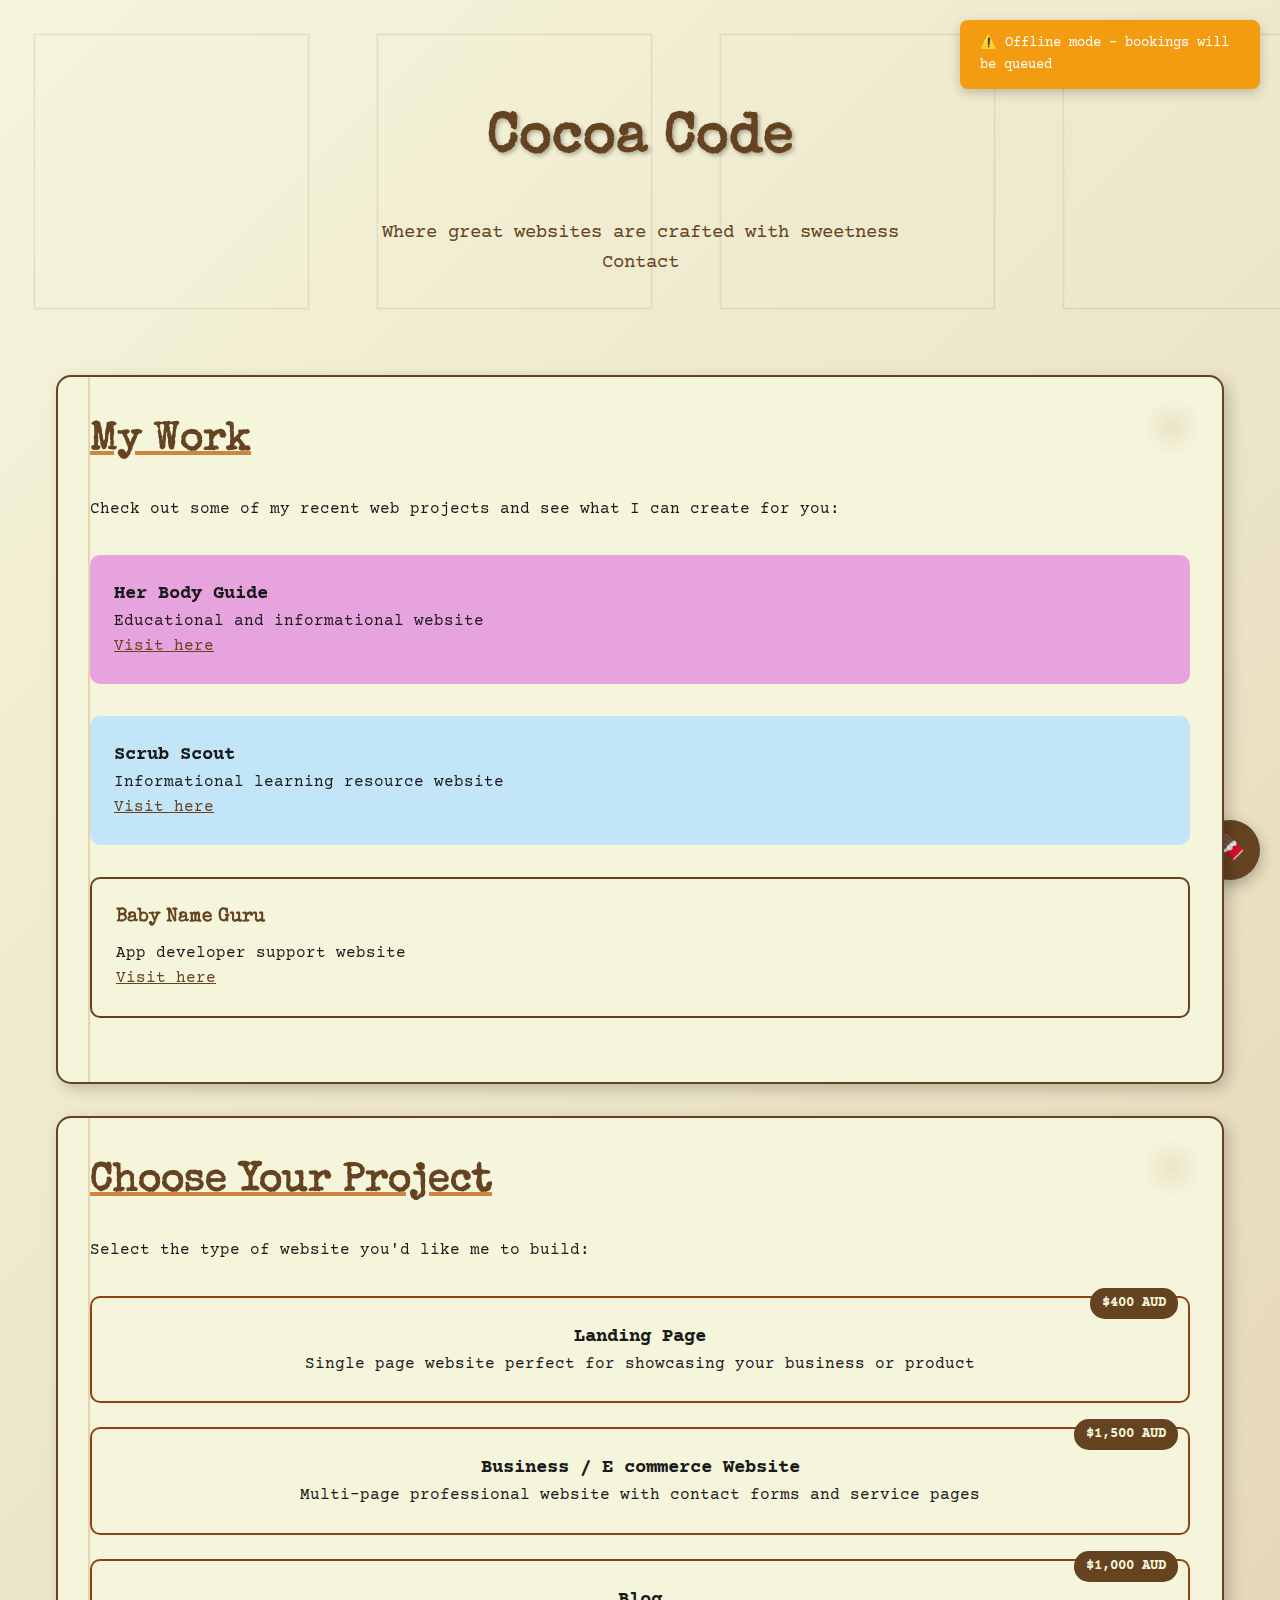
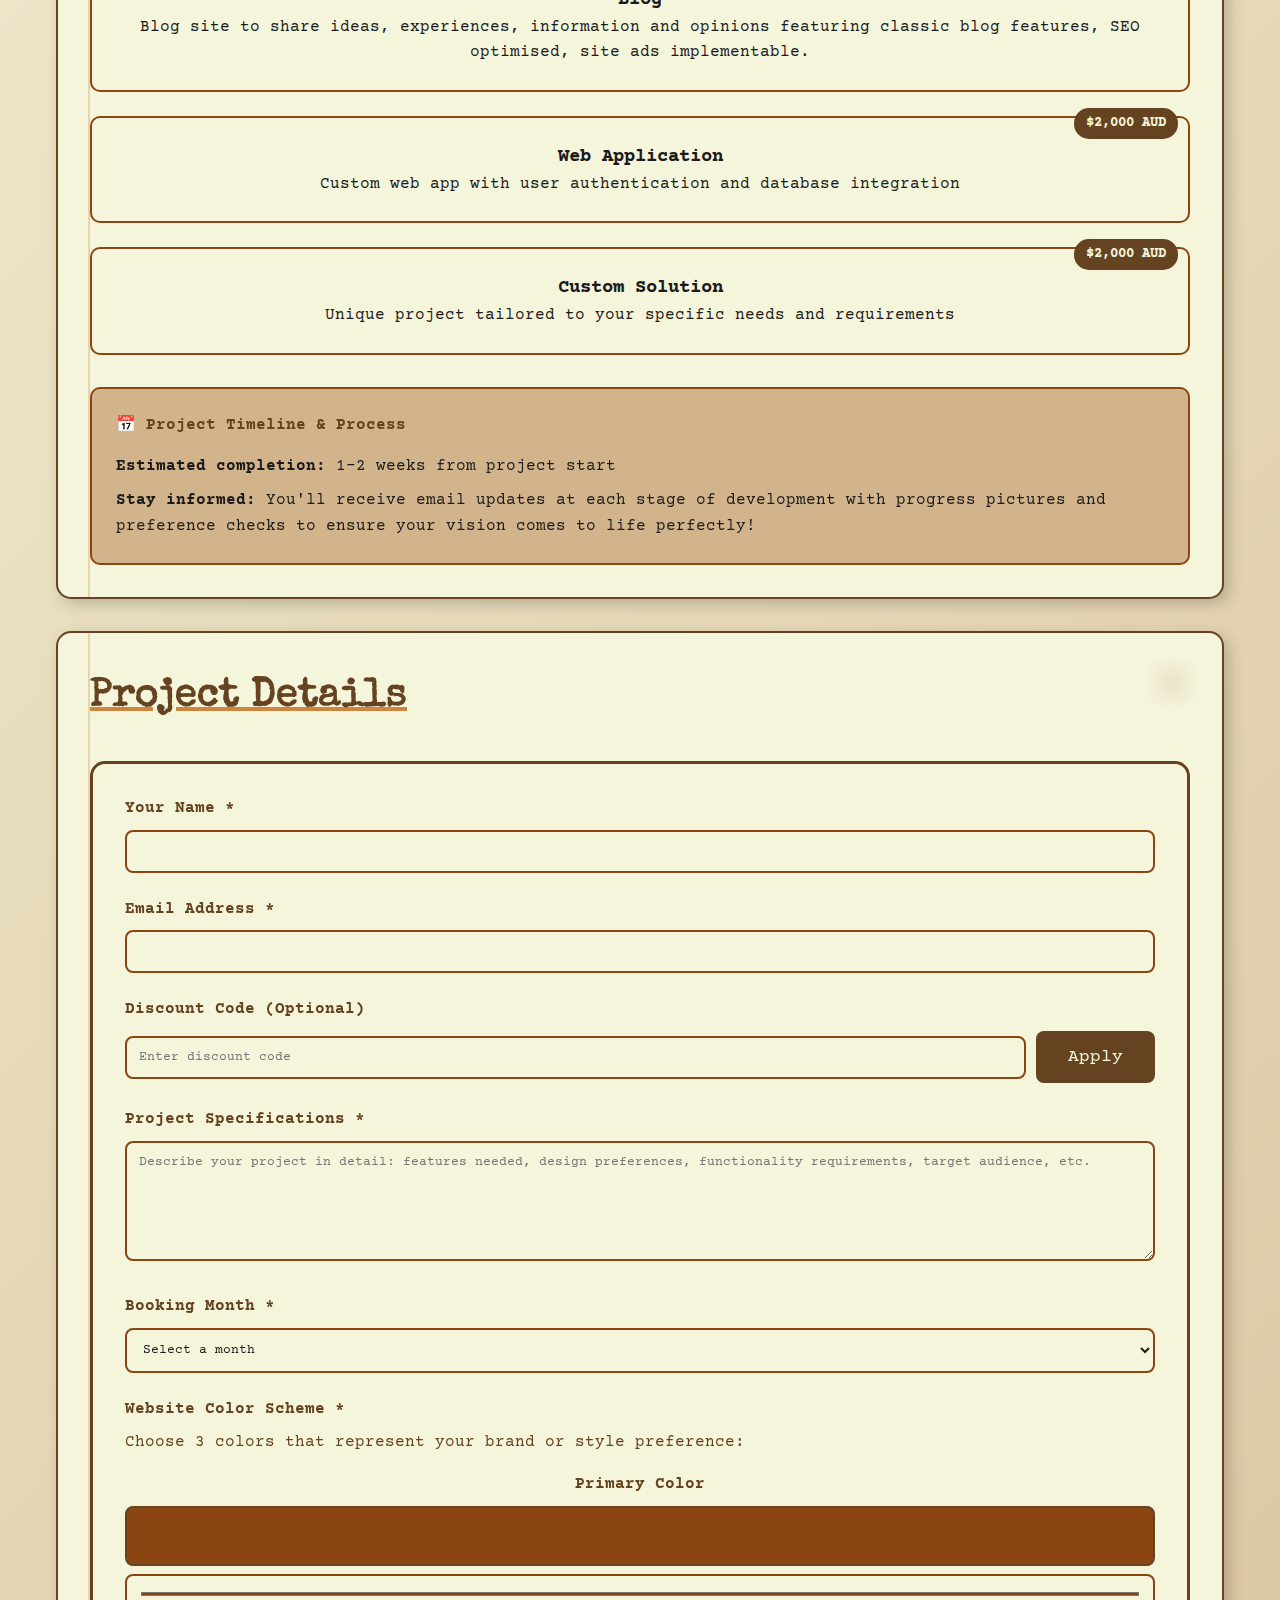
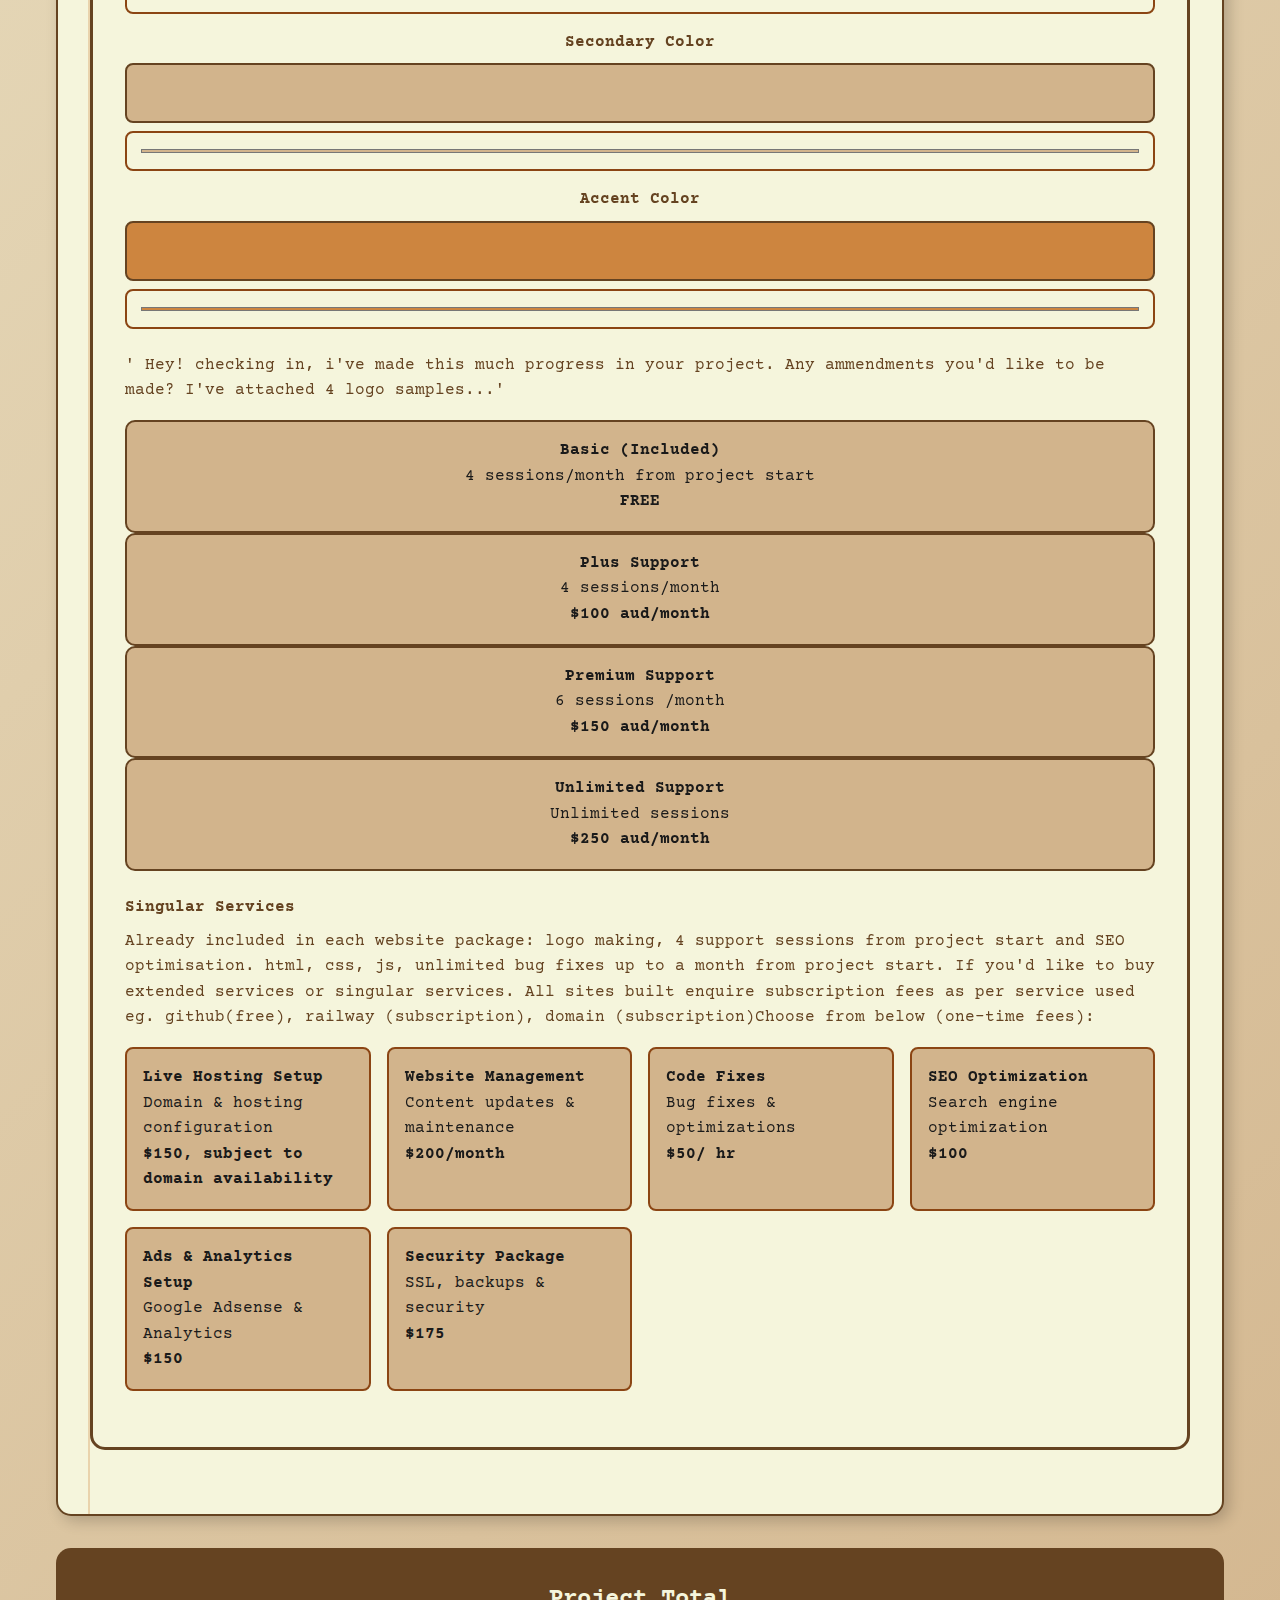
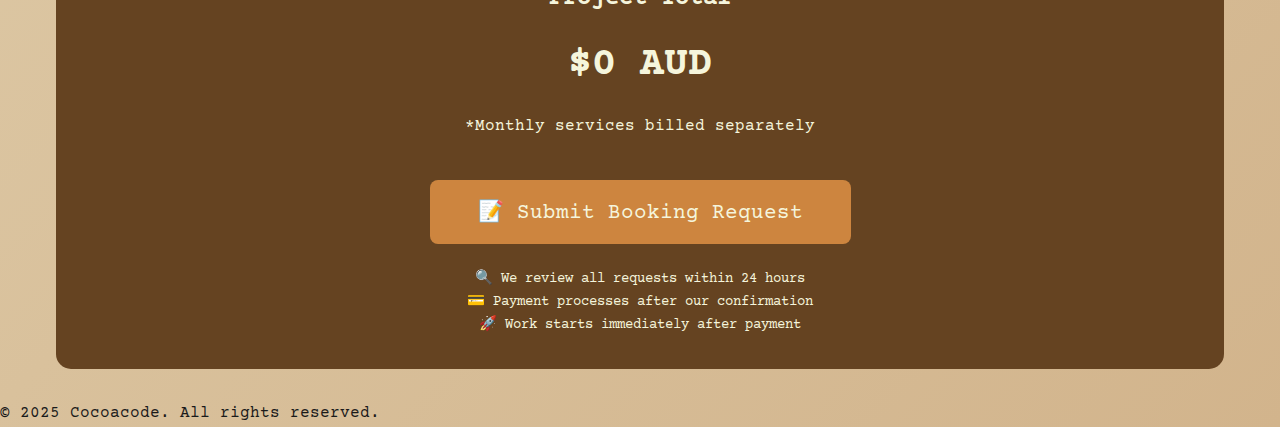
<file: index.html>
<!DOCTYPE html>
<html lang="en">
<head>
    <meta charset="UTF-8">
    <meta name="viewport" content="width=device-width, initial-scale=1.0">
    <title>Cocoa Code - Web Development Studio</title>
    <link href="https://fonts.googleapis.com/css2?family=Special+Elite&family=Courier+Prime:wght@400;700&display=swap" rel="stylesheet">
    <link rel="stylesheet" href="style.css">
</head>
<body>
    <div class="floating-cocoa">🍫</div>
    
    <div class="hero">
        <div class="container">
            <h1 class="typewriter-header">Cocoa Code</h1>
            <p style="font-size: 1.2rem; color: var(--dark-brown); margin-top: 1rem;">
                Where great websites are crafted with sweetness
            </p>
            
            <nav>
                <ul class="nav-menu">
                     <li><a href="contact.html">Contact</a></li>
                </ul>
            </nav>
            
            
            
        </div>
    </div>

    <div class="container">
        <!-- Portfolio Section -->
        <section class="paper-card">
            <div class="coffee-stain"></div>
            <h2 class="section-title">My Work</h2>
            <p>Check out some of my recent web projects and see what I can create for you:</p>
            
            <div class="portfolio-grid">
                <div class="portfolio-item1">
                    <h3>Her Body Guide</h3>
                    <p>Educational and informational website </p>
                    <a href="https://herbodyguide.com" style="color: var(--dark-brown); text-decoration: underline;">Visit here</a>
                </div>
                
                
                <div class="portfolio-item2">
                    <h3>Scrub Scout</h3>
                    <p>Informational learning resource website</p>
                    <a href="https://scrubscout.info" style="color: var(--dark-brown); text-decoration: underline;">Visit here</a>
                </div>

                <div class="portfolio-item">
                    <h3>Baby Name Guru</h3>
                    <p>App developer support website</p>
                    
                    <a href="https://babyname.guru" style="color: var(--dark-brown); text-decoration: underline;">Visit here</a>
                </div>


            </div>
        </section>

        <!-- Service Selection -->
        <section class="paper-card">
            <div class="coffee-stain"></div>
            <h2 class="section-title">Choose Your Project</h2>
            <p>Select the type of website you'd like me to build:</p>
            
            <div class="service-selector">
                <div class="service-card" data-service="landing" data-price="400">
                    <div class="price-tag">$400 AUD</div>
                    <h3>Landing Page</h3>
                    <p>Single page website perfect for showcasing your business or product</p>
                </div>
                
                <div class="service-card" data-service="business" data-price="1500">
                    <div class="price-tag">$1,500 AUD</div>
                    <h3>Business / E commerce Website</h3>
                    <p>Multi-page professional website with contact forms and service pages</p>
                </div>
                
                <div class="service-card" data-service="blog" data-price="1000">
                    <div class="price-tag">$1,000 AUD</div>
                    <h3>Blog</h3>
                    <p>Blog site to share ideas, experiences, information and opinions featuring classic blog features, SEO optimised, site ads implementable. </p>
                </div>
                
                <div class="service-card" data-service="webapp" data-price="2000">
                    <div class="price-tag">$2,000 AUD</div>
                    <h3>Web Application</h3>
                    <p>Custom web app with user authentication and database integration</p>
                </div>
                
                <div class="service-card" data-service="custom" data-price="2000">
                    <div class="price-tag">$2,000 AUD</div>
                    <h3>Custom Solution</h3>
                    <p>Unique project tailored to your specific needs and requirements</p>
                </div>
            </div>
            
            <div style="background: var(--light-brown); padding: 1.5rem; border-radius: 10px; margin-top: 2rem; border: 2px solid var(--medium-brown);">
                <h4 style="color: var(--dark-brown); margin-bottom: 1rem;">📅 Project Timeline & Process</h4>
                <p style="margin-bottom: 0.5rem;"><strong>Estimated completion:</strong> 1-2 weeks from project start</p>
                <p><strong>Stay informed:</strong> You'll receive email updates at each stage of development with progress pictures and preference checks to ensure your vision comes to life perfectly!</p>
            </div>
        </section>

        <!-- Booking Form -->
        <section class="paper-card">
            <div class="coffee-stain"></div>
            <h2 class="section-title">Project Details</h2>
            
            <form class="booking-form" id="bookingForm">
                <div class="form-group">
                    <label for="clientName">Your Name *</label>
                    <input type="text" id="clientName" name="clientName" required>
                </div>
                
                <div class="form-group">
                    <label for="clientEmail">Email Address *</label>
                    <input type="email" id="clientEmail" name="clientEmail" required>
                </div>

                <div class="form-group">
                    <label for="discountCode">Discount Code (Optional)</label>
                    <div style="display: flex; gap: 10px; align-items: center;">
                        <input type="text" id="discountCode" name="discountCode" placeholder="Enter discount code" style="flex: 1;">
                        <button type="button" class="btn" onclick="applyDiscountCode()" style="margin: 0;">Apply</button>
                    </div>
                    <div id="discountStatus" style="margin-top: 10px; font-size: 0.9rem;"></div>
                </div>
                
                <div class="form-group">
                    <label for="projectSpecs">Project Specifications *</label>
                    <textarea id="projectSpecs" name="projectSpecs" placeholder="Describe your project in detail: features needed, design preferences, functionality requirements, target audience, etc." required></textarea>
                </div>
                
                <div class="form-group">
                    <label for="bookingMonth">Booking Month *</label>
                    <select id="bookingMonth" name="bookingMonth" required>
                        <option value="">Select a month</option>
                       <!-- Months will be populated by JavaScript based on current date --> 

                    </select>
                </div>
                
               
                <div class="form-group">
                <div class="form-group">
                    <label>Website Color Scheme *</label>
                    <p style="margin-bottom: 1rem; color: var(--dark-brown);">
                        Choose 3 colors that represent your brand or style preference:
                    </p>
                    
                    <div class="color-picker-container">
                        <div class="color-input-group">
                            <label for="primaryColor">Primary Color</label>
                            <div class="color-preview" id="primaryPreview" onclick="document.getElementById('primaryColor').click()"></div>
                            <input type="color" id="primaryColor" name="primaryColor" class="color-input" value="#8B4513">
                        </div>
                        
                        <div class="color-input-group">
                            <label for="secondaryColor">Secondary Color</label>
                            <div class="color-preview" id="secondaryPreview" onclick="document.getElementById('secondaryColor').click()"></div>
                            <input type="color" id="secondaryColor" name="secondaryColor" class="color-input" value="#D2B48C">
                        </div>
                        
                        <div class="color-input-group">
                            <label for="accentColor">Accent Color</label>
                            <div class="color-preview" id="accentPreview" onclick="document.getElementById('accentColor').click()"></div>
                            <input type="color" id="accentColor" name="accentColor" class="color-input" value="#CD853F">
                        </div>
                    </div>
                </div>
                
                <div class="form-group">
                    
                    <p style="margin-bottom: 1rem; color: var(--dark-brown);">
                        ' Hey! checking in, i've made this much progress in your project. Any ammendments you'd like to be made? I've attached 4 logo samples...'
                    </p>
                    
                        <div class="subscription-card" data-subscription="basic" data-price="0">
                            <h4>Basic (Included)</h4>
                            <p>4 sessions/month from project start</p>
                            <strong>FREE</strong>
                        </div>
                        
                        <div class="subscription-card" data-subscription="plus" data-price="100">
                            <h4>Plus Support</h4>
                            <p>4 sessions/month</p>
                            <strong>$100 aud/month</strong>
                        </div>
                        
                        <div class="subscription-card" data-subscription="premium" data-price="150">
                            <h4>Premium Support</h4>
                            <p>6 sessions /month</p>
                            <strong>$150 aud/month</strong>
                        </div>
                        
                        <div class="subscription-card" data-subscription="unlimited" data-price="250">
                            <h4>Unlimited Support</h4>
                            <p>Unlimited sessions</p>
                            <strong>$250 aud/month</strong>
                        </div>
                    </div>
                </div>
                
                <div class="form-group">
                    <label>Singular Services</label>
                    <p style="margin-bottom: 1rem; color: var(--dark-brown);">
                       Already included in each website package: logo making, 4 support sessions from project start and SEO optimisation. html, css, js, unlimited bug fixes up to a month from project start. If you'd like to buy extended services or singular services. All sites built enquire subscription fees as per service used eg. github(free), railway (subscription), domain (subscription)Choose from below (one-time fees):
                    </p>
                    
                    <div class="extra-services">
                        <div class="extra-service" data-extra="hosting" data-price="150">
                            <h4>Live Hosting Setup</h4>
                            <p>Domain & hosting configuration</p>
                            <strong>$150, subject to domain availability</strong>
                        </div>
                        
                        <div class="extra-service" data-extra="management" data-price="200">
                            <h4>Website Management</h4>
                            <p>Content updates & maintenance</p>
                            <strong>$200/month </strong>
                        </div>
                        
                        <div class="extra-service" data-extra="fixes" data-price="50">
                            <h4>Code Fixes</h4>
                            <p>Bug fixes & optimizations</p>
                            <strong>$50/ hr </strong>
                        </div>
                        
                        <div class="extra-service" data-extra="seo" data-price="100">
                            <h4>SEO Optimization</h4>
                            <p>Search engine optimization</p>
                            <strong>$100</strong>
                        </div>
                        
                        <div class="extra-service" data-extra="analytics" data-price="150">
                            <h4>Ads & Analytics Setup</h4>
                            <p>Google Adsense & Analytics </p>
                            <strong>$150</strong>
                        </div>
                        
                        <div class="extra-service" data-extra="security" data-price="175">
                            <h4>Security Package</h4>
                            <p>SSL, backups & security</p>
                            <strong>$175</strong>
                        </div>
                    </div>
                </div>
            </form>
        </section>

       <!-- Replace your existing "Total Calculator" section with this updated version -->

<section class="total-calculator">
    <h2 style="margin-bottom: 1rem;">Project Total</h2>
    <div id="priceBreakdown"></div>
    <div class="total-amount">$<span id="totalAmount">0</span> AUD</div>
    <p style="margin-bottom: 2rem;">*Monthly services billed separately</p>
    
    <button class="btn btn-primary" onclick="proceedToPayment()">
        📝 Submit Booking Request
    </button>
    
    <div style="margin-top: 1rem; font-size: 0.9rem; color: var(--cream);">
        <p>🔍 We review all requests within 24 hours</p>
        <p>💳 Payment processes after our confirmation</p>
        <p>🚀 Work starts immediately after payment</p>
    </div>
</section>
    </div>

    <div id="paymentModal" class="modal">
        <div class="modal-content">
            <span class="close" onclick="closeModal()">&times;</span>
            <h2 style="margin-bottom: 1rem;">Payment Information</h2>
            <p><strong>Total: $<span id="modalTotal">0</span> AUD</strong></p>
            
            <div style="background: #d4edda; border: 1px solid #c3e6cb; border-radius: 8px; padding: 1rem; margin: 1rem 0;">
                <h4 style="color: #155724; margin-bottom: 0.5rem;">🔒 Secure Payment Setup</h4>
                <ul style="color: #155724; margin: 0; padding-left: 1.5rem;">
                    <li>Enter your payment details below</li>
                    <li>Your card will NOT be charged now</li>
                    <li>Payment processes only after we confirm your booking</li>
                    <li>You'll receive email confirmation before any charge</li>
                </ul>
            </div>
            
            <!-- Payment Form -->
            <form id="paymentForm">
                <div class="form-group">
                    <label for="cardNumber">Card Number *</label>
                    <input type="text" id="cardNumber" placeholder="1234 5678 9012 3456" maxlength="19" required>
                </div>
                
                <div style="display: grid; grid-template-columns: 1fr 1fr; gap: 1rem;">
                    <div class="form-group">
                        <label for="expiryDate">MM/YY *</label>
                        <input type="text" id="expiryDate" placeholder="12/26" maxlength="5" required>
                    </div>
                    <div class="form-group">
                        <label for="cvv">CVV *</label>
                        <input type="text" id="cvv" placeholder="123" maxlength="4" required>
                    </div>
                </div>
                
                <div class="form-group">
                    <label for="cardName">Name on Card *</label>
                    <input type="text" id="cardName" placeholder="John Smith" required>
                </div>
                
                <div class="form-group">
                    <label for="billingAddress">Billing Address *</label>
                    <input type="text" id="billingAddress" placeholder="123 Main Street" required>
                </div>
                
                <div style="display: grid; grid-template-columns: 2fr 1fr 1fr; gap: 1rem;">
                    <div class="form-group">
                        <label for="billingCity">City *</label>
                        <input type="text" id="billingCity" placeholder="Sydney" required>
                    </div>
                    <div class="form-group">
                        <label for="billingState">State *</label>
                        <select id="billingState" required>
                            <option value="">Select</option>
                            <option value="NSW">NSW</option>
                            <option value="VIC">VIC</option>
                            <option value="QLD">QLD</option>
                            <option value="WA">WA</option>
                            <option value="SA">SA</option>
                            <option value="TAS">TAS</option>
                            <option value="ACT">ACT</option>
                            <option value="NT">NT</option>
                        </select>
                    </div>
                    <div class="form-group">
                        <label for="billingPostcode">Postcode *</label>
                        <input type="text" id="billingPostcode" placeholder="2000" maxlength="4" required>
                    </div>
                </div>
            </form>
            
            <!-- Payment Status -->
            <div id="paymentStatus" style="margin-top: 1rem; display: none;">
                <div style="padding: 1rem; border-radius: 8px; background: #f0f0f0;">
                    <div id="paymentStatusText">Processing...</div>
                    <div style="margin-top: 0.5rem;">
                        <div style="width: 100%; background: #ddd; border-radius: 4px; height: 8px;">
                            <div id="paymentProgress" style="width: 0%; background: #28a745; height: 8px; border-radius: 4px; transition: width 0.3s ease;"></div>
                        </div>
                    </div>
                </div>
            </div>
            
            <button class="btn btn-primary" onclick="submitBookingWithPayment()" id="submitPaymentBtn" style="width: 100%; margin-top: 1rem;">
                📝 Submit Booking Request
            </button>
            
            <div style="background: #fff3cd; border: 1px solid #ffeaa7; border-radius: 8px; padding: 1rem; margin-top: 1rem;">
                <p style="margin: 0; color: #856404; font-weight: bold;">
                    🔒 Your card details are encrypted and secure. No payment will be processed until we confirm your booking and send you an email notification.
                </p>
            </div>
        </div>
    </div>

    <footer class="site-footer">
        <div class="wrapper">
          <p>&copy; 2025 Cocoacode. All rights reserved.</p>
        </div>
      </footer>
      
<script src="script.js"></script>
</body>
</html>
</file>
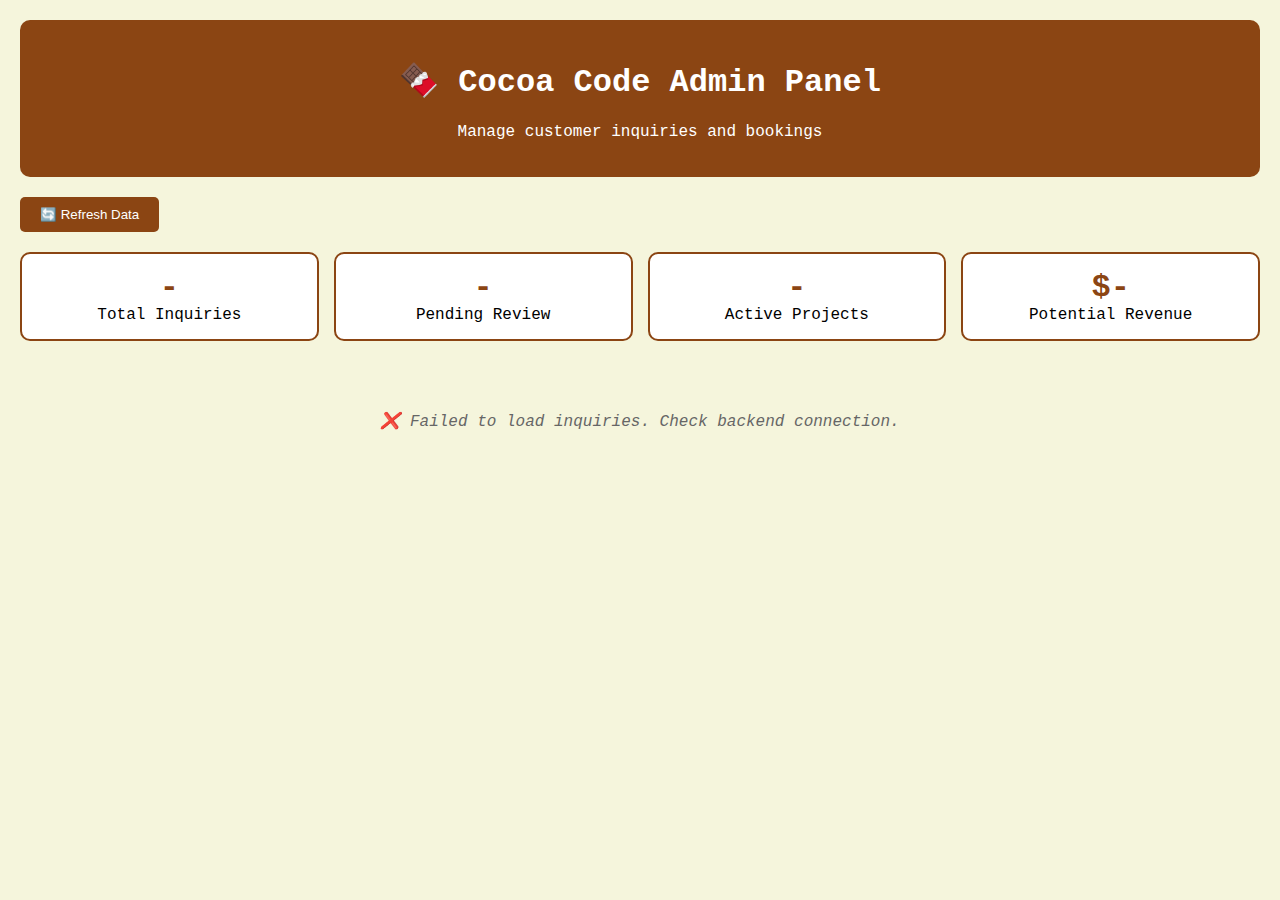
<file: admin.html>
<!DOCTYPE html>
<html lang="en">
<head>
    <meta charset="UTF-8">
    <meta name="viewport" content="width=device-width, initial-scale=1.0">
    <title>Cocoa Code - Admin Panel</title>
    <style>
        body {
            font-family: 'Courier New', monospace;
            background: #f5f5dc;
            margin: 0;
            padding: 20px;
        }
        .header {
            background: #8B4513;
            color: white;
            padding: 20px;
            border-radius: 10px;
            margin-bottom: 20px;
            text-align: center;
        }
        .inquiry-card {
            background: white;
            border: 2px solid #8B4513;
            border-radius: 10px;
            padding: 20px;
            margin: 15px 0;
            box-shadow: 0 4px 8px rgba(0,0,0,0.1);
        }
        .inquiry-header {
            display: flex;
            justify-content: space-between;
            align-items: center;
            margin-bottom: 15px;
            flex-wrap: wrap;
        }
        .status-badge {
            padding: 5px 15px;
            border-radius: 20px;
            color: white;
            font-weight: bold;
            font-size: 12px;
        }
        .status-inquiry { background: #f39c12; }
        .status-quoted { background: #3498db; }
        .status-approved { background: #2ecc71; }
        .status-paid { background: #27ae60; }
        .status-in-progress { background: #9b59b6; }
        .status-completed { background: #34495e; }
        .status-cancelled { background: #e74c3c; }
        
        .price-tag {
            background: #8B4513;
            color: white;
            padding: 8px 15px;
            border-radius: 5px;
            font-weight: bold;
        }
        .client-info {
            background: #f8f9fa;
            padding: 10px;
            border-radius: 5px;
            margin: 10px 0;
        }
        .project-details {
            margin: 15px 0;
            line-height: 1.6;
        }
        .action-buttons {
            display: flex;
            gap: 10px;
            flex-wrap: wrap;
            margin-top: 15px;
        }
        .btn {
            padding: 8px 16px;
            border: none;
            border-radius: 5px;
            cursor: pointer;
            font-family: inherit;
            font-size: 12px;
            font-weight: bold;
        }
        .btn-quote { background: #3498db; color: white; }
        .btn-approve { background: #2ecc71; color: white; }
        .btn-start { background: #9b59b6; color: white; }
        .btn-complete { background: #34495e; color: white; }
        .btn-cancel { background: #e74c3c; color: white; }
        .btn:hover { opacity: 0.8; }
        
        .stats {
            display: grid;
            grid-template-columns: repeat(auto-fit, minmax(200px, 1fr));
            gap: 15px;
            margin-bottom: 30px;
        }
        .stat-card {
            background: white;
            border: 2px solid #8B4513;
            border-radius: 10px;
            padding: 15px;
            text-align: center;
        }
        .stat-number {
            font-size: 2rem;
            font-weight: bold;
            color: #8B4513;
        }
        .refresh-btn {
            background: #8B4513;
            color: white;
            padding: 10px 20px;
            border: none;
            border-radius: 5px;
            cursor: pointer;
            margin-bottom: 20px;
        }
        .no-inquiries {
            text-align: center;
            padding: 40px;
            color: #666;
            font-style: italic;
        }
    </style>
</head>
<body>
    <div class="header">
        <h1>🍫 Cocoa Code Admin Panel</h1>
        <p>Manage customer inquiries and bookings</p>
    </div>

    <button class="refresh-btn" onclick="loadInquiries()">🔄 Refresh Data</button>

    <div class="stats" id="statsContainer">
        <div class="stat-card">
            <div class="stat-number" id="totalInquiries">-</div>
            <div>Total Inquiries</div>
        </div>
        <div class="stat-card">
            <div class="stat-number" id="pendingInquiries">-</div>
            <div>Pending Review</div>
        </div>
        <div class="stat-card">
            <div class="stat-number" id="activeProjects">-</div>
            <div>Active Projects</div>
        </div>
        <div class="stat-card">
            <div class="stat-number" id="totalRevenue">$-</div>
            <div>Potential Revenue</div>
        </div>
    </div>

    <div id="inquiriesContainer">
        <div class="no-inquiries">Loading inquiries...</div>
    </div>

    <script>
        const API_BASE = 'https://cocoa-code-backend-production.up.railway.app/api';
        let inquiries = [];

        // Load inquiries on page load
        document.addEventListener('DOMContentLoaded', function() {
            loadInquiries();
        });

        async function loadInquiries() {
            try {
                console.log('Loading inquiries...');
                
                // Try to get debug info first (shows recent bookings)
                const response = await fetch(`${API_BASE}/bookings/debug`);
                const data = await response.json();
                
                console.log('Debug data:', data);
                
                // For now, create mock inquiries since we don't have a proper database query
                // In a real system, you'd fetch actual inquiries from the database
                inquiries = createMockInquiries(data);
                
                displayInquiries(inquiries);
                updateStats(inquiries);
                
            } catch (error) {
                console.error('Failed to load inquiries:', error);
                document.getElementById('inquiriesContainer').innerHTML = 
                    '<div class="no-inquiries">❌ Failed to load inquiries. Check backend connection.</div>';
            }
        }

        function createMockInquiries(debugData) {
            // Create some example inquiries for demonstration
            return [
                {
                    id: 'INQ-001',
                    clientName: 'Sarah Johnson',
                    clientEmail: 'sarah@example.com',
                    projectType: 'business',
                    projectSpecs: 'Need a professional website for my consulting business with contact forms and service pages.',
                    bookingMonth: 'August 2025',
                    totalPrice: 2500,
                    status: 'inquiry',
                    createdAt: new Date('2025-07-30T10:00:00Z'),
                    websiteType: 'business'
                },
                {
                    id: 'INQ-002',
                    clientName: 'Mike Chen',
                    clientEmail: 'mike@techstartup.com',
                    projectType: 'webapp',
                    projectSpecs: 'Building a SaaS platform for project management with user authentication and payment integration.',
                    bookingMonth: 'September 2025',
                    totalPrice: 3000,
                    status: 'quoted',
                    createdAt: new Date('2025-07-29T14:30:00Z'),
                    websiteType: 'business'
                }
            ];
        }

        function displayInquiries(inquiries) {
            const container = document.getElementById('inquiriesContainer');
            
            if (inquiries.length === 0) {
                container.innerHTML = '<div class="no-inquiries">No inquiries yet. Customers will appear here when they submit project requests.</div>';
                return;
            }

            const inquiryCards = inquiries.map(inquiry => `
                <div class="inquiry-card">
                    <div class="inquiry-header">
                        <div>
                            <h3 style="margin: 0; color: #8B4513;">${inquiry.clientName}</h3>
                            <small style="color: #666;">ID: ${inquiry.id} • ${new Date(inquiry.createdAt).toLocaleDateString()}</small>
                        </div>
                        <div style="display: flex; gap: 10px; align-items: center;">
                            <span class="status-badge status-${inquiry.status}">${inquiry.status.toUpperCase()}</span>
                            <span class="price-tag">$${inquiry.totalPrice.toLocaleString()} AUD</span>
                        </div>
                    </div>
                    
                    <div class="client-info">
                        <strong>📧 Contact:</strong> ${inquiry.clientEmail}<br>
                        <strong>📅 Requested Month:</strong> ${inquiry.bookingMonth}<br>
                        <strong>🎯 Project Type:</strong> ${getServiceDisplayName(inquiry.projectType)}
                    </div>
                    
                    <div class="project-details">
                        <strong>📋 Project Requirements:</strong><br>
                        ${inquiry.projectSpecs}
                    </div>
                    
                    <div class="action-buttons">
                        ${getActionButtons(inquiry)}
                    </div>
                </div>
            `).join('');

            container.innerHTML = inquiryCards;
        }

        function getActionButtons(inquiry) {
            switch(inquiry.status) {
                case 'inquiry':
                    return `
                        <button class="btn btn-quote" onclick="updateStatus('${inquiry.id}', 'quoted')">
                            📋 Send Quote
                        </button>
                        <button class="btn btn-cancel" onclick="updateStatus('${inquiry.id}', 'cancelled')">
                            ❌ Decline
                        </button>
                    `;
                case 'quoted':
                    return `
                        <button class="btn btn-approve" onclick="updateStatus('${inquiry.id}', 'approved')">
                            ✅ Customer Approved
                        </button>
                        <button class="btn btn-cancel" onclick="updateStatus('${inquiry.id}', 'cancelled')">
                            ❌ Customer Declined
                        </button>
                    `;
                case 'approved':
                    return `
                        <button class="btn btn-approve" onclick="updateStatus('${inquiry.id}', 'paid')">
                            💳 Payment Received
                        </button>
                    `;
                case 'paid':
                    return `
                        <button class="btn btn-start" onclick="updateStatus('${inquiry.id}', 'in-progress')">
                            🚀 Start Project
                        </button>
                    `;
                case 'in-progress':
                    return `
                        <button class="btn btn-complete" onclick="updateStatus('${inquiry.id}', 'completed')">
                            ✅ Mark Complete
                        </button>
                    `;
                case 'completed':
                    return `<span style="color: #2ecc71; font-weight: bold;">✅ Project Completed</span>`;
                case 'cancelled':
                    return `<span style="color: #e74c3c; font-weight: bold;">❌ Cancelled</span>`;
                default:
                    return '';
            }
        }

        function updateStatus(inquiryId, newStatus) {
            const inquiry = inquiries.find(i => i.id === inquiryId);
            if (!inquiry) return;

            const confirmMessages = {
                'quoted': `Send quote to ${inquiry.clientName}?`,
                'approved': `Mark ${inquiry.clientName}'s project as customer approved?`,
                'paid': `Confirm payment received from ${inquiry.clientName}?`,
                'in-progress': `Start working on ${inquiry.clientName}'s project?`,
                'completed': `Mark ${inquiry.clientName}'s project as completed?`,
                'cancelled': `Cancel ${inquiry.clientName}'s inquiry?`
            };

            if (confirm(confirmMessages[newStatus] || 'Update status?')) {
                inquiry.status = newStatus;
                displayInquiries(inquiries);
                updateStats(inquiries);
                
                // Show success message
                showNotification(`✅ ${inquiry.clientName}'s project updated to: ${newStatus.toUpperCase()}`, 'success');
                
                // In a real system, you'd send this update to your backend
                console.log(`Updated inquiry ${inquiryId} to status: ${newStatus}`);
            }
        }

        function updateStats(inquiries) {
            const stats = {
                total: inquiries.length,
                pending: inquiries.filter(i => i.status === 'inquiry').length,
                active: inquiries.filter(i => ['quoted', 'approved', 'paid', 'in-progress'].includes(i.status)).length,
                revenue: inquiries.filter(i => ['paid', 'in-progress', 'completed'].includes(i.status))
                                 .reduce((sum, i) => sum + i.totalPrice, 0)
            };

            document.getElementById('totalInquiries').textContent = stats.total;
            document.getElementById('pendingInquiries').textContent = stats.pending;
            document.getElementById('activeProjects').textContent = stats.active;
            document.getElementById('totalRevenue').textContent = `${stats.revenue.toLocaleString()}`;
        }

        function getServiceDisplayName(type) {
            const names = {
                'landing': 'Landing Page',
                'business': 'Business Website',
                'ecommerce': 'Blog Site',
                'webapp': 'Web Application',
                'custom': 'Custom Solution'
            };
            return names[type] || type;
        }

        function showNotification(message, type = 'info') {
            const notification = document.createElement('div');
            notification.textContent = message;
            
            const styles = {
                success: { bg: '#2ecc71', color: 'white' },
                error: { bg: '#e74c3c', color: 'white' },
                info: { bg: '#3498db', color: 'white' }
            };
            
            const style = styles[type] || styles.info;
            
            notification.style.cssText = `
                position: fixed;
                top: 20px;
                right: 20px;
                padding: 15px 20px;
                border-radius: 8px;
                background: ${style.bg};
                color: ${style.color};
                font-weight: bold;
                z-index: 10000;
                box-shadow: 0 4px 12px rgba(0,0,0,0.3);
                cursor: pointer;
            `;
            
            notification.addEventListener('click', () => {
                document.body.removeChild(notification);
            });
            
            document.body.appendChild(notification);
            
            setTimeout(() => {
                if (notification.parentNode) {
                    document.body.removeChild(notification);
                }
            }, 4000);
        }
    </script>
</body>
</html>
</file>
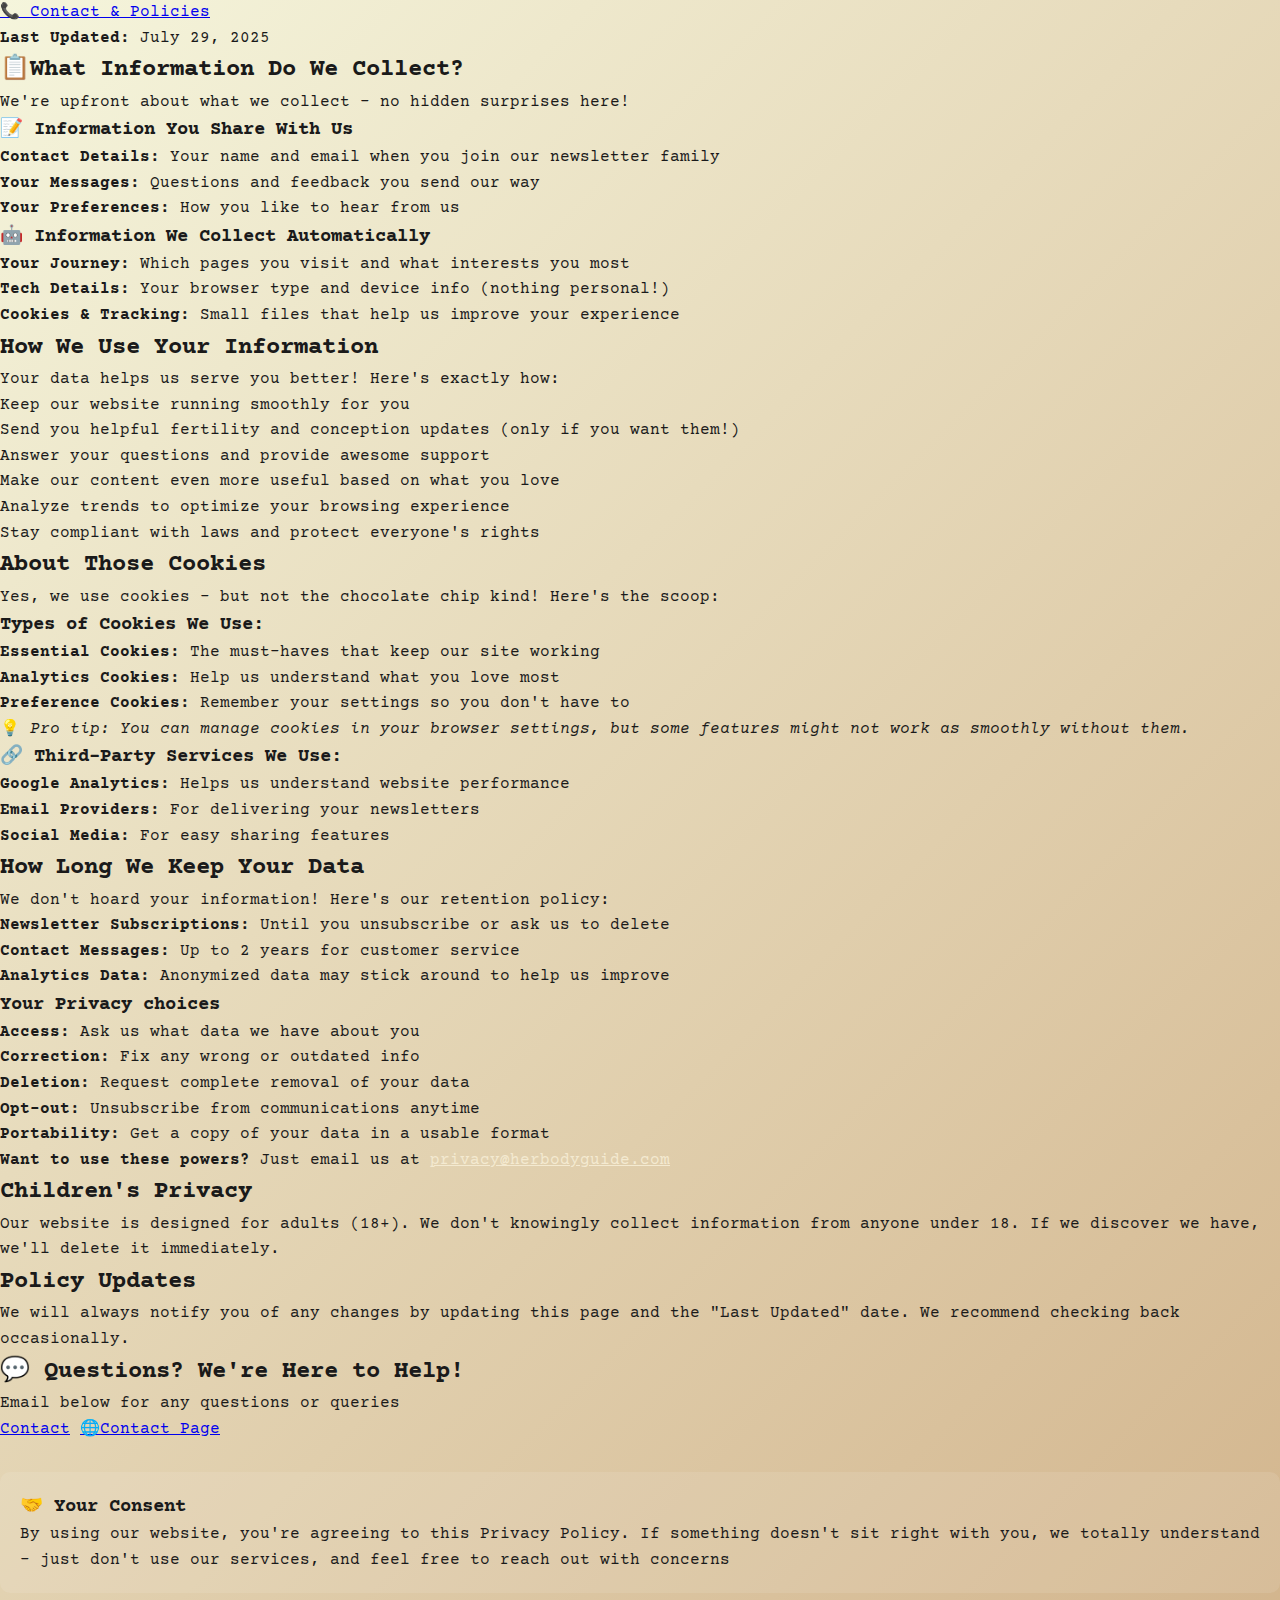
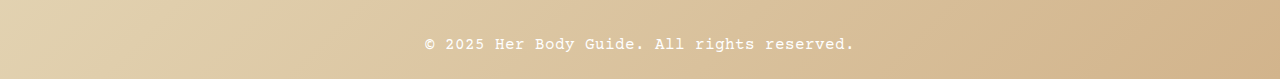
<file: contact.html>
<!DOCTYPE html>
<html lang="en">
<head>
    <meta charset="UTF-8">
    <meta name="viewport" content="width=device-width, initial-scale=1.0">
    <title>Cocoa Code - Web Development Studio</title>
    <link href="https://fonts.googleapis.com/css2?family=Special+Elite&family=Courier+Prime:wght@400;700&display=swap" rel="stylesheet">
    <link rel="stylesheet" href="style.css">
</head>

              <li><a href="contact.html">📞 Contact & Policies</a></li>
          </ul>
      </header>



      <div class="last-updated">
        <strong>Last Updated:</strong> July 29, 2025
      </div>

      <div class="section info">
        <h2><span class="emoji-section">📋</span>What Information Do We Collect?</h2>
        <p>We're upfront about what we collect - no hidden surprises here!</p>
        
        <h3>📝 Information You Share With Us</h3>
        <ul class="fun-list">
          <li><strong>Contact Details:</strong> Your name and email when you join our newsletter family</li>
          <li><strong>Your Messages:</strong> Questions and feedback you send our way</li>
          <li><strong>Your Preferences:</strong> How you like to hear from us</li>
        </ul>

        <h3>🤖 Information We Collect Automatically</h3>
        <ul class="fun-list">
          <li><strong>Your Journey:</strong> Which pages you visit and what interests you most</li>
          <li><strong>Tech Details:</strong> Your browser type and device info (nothing personal!)</li>
          <li><strong>Cookies & Tracking:</strong> Small files that help us improve your experience</li>
        </ul>
      </div>

      <div class="section usage">
        <h2>How We Use Your Information</h2>
        <p>Your data helps us serve you better! Here's exactly how:</p>
        <ul class="fun-list">
          <li>Keep our website running smoothly for you</li>
          <li>Send you helpful fertility and conception updates (only if you want them!)</li>
          <li>Answer your questions and provide awesome support</li>
          <li>Make our content even more useful based on what you love</li>
          <li>Analyze trends to optimize your browsing experience</li>
          <li>Stay compliant with laws and protect everyone's rights</li>
        </ul>
      </div>

      <div class="section cookies">
        <h2>About Those Cookies</h2>
        <p>Yes, we use cookies - but not the chocolate chip kind! Here's the scoop:</p>
        
        <h3>Types of Cookies We Use:</h3>
        <ul class="fun-list">
          <li><strong>Essential Cookies:</strong> The must-haves that keep our site working</li>
          <li><strong>Analytics Cookies:</strong> Help us understand what you love most</li>
          <li><strong>Preference Cookies:</strong> Remember your settings so you don't have to</li>
        </ul>
        
        <p>💡 <em>Pro tip: You can manage cookies in your browser settings, but some features might not work as smoothly without them.</em></p>
      </div>

        <h3>🔗 Third-Party Services We Use:</h3>
        <ul class="fun-list">
          <li><strong>Google Analytics:</strong> Helps us understand website performance</li>
          <li><strong>Email Providers:</strong> For delivering your newsletters</li>
          <li><strong>Social Media:</strong> For easy sharing features</li>
        </ul>
      </div>

      <div class="section">
        <h2>How Long We Keep Your Data</h2>
        <p>We don't hoard your information! Here's our retention policy:</p>
        <ul class="fun-list">
          <li><strong>Newsletter Subscriptions:</strong> Until you unsubscribe or ask us to delete</li>
          <li><strong>Contact Messages:</strong> Up to 2 years for customer service</li>
          <li><strong>Analytics Data:</strong> Anonymized data may stick around to help us improve</li>
        </ul>
      </div>

      <div class="section rights">
        <h3>Your Privacy choices</h3>
   
        <ul class="fun-list">
          <li><strong>Access:</strong> Ask us what data we have about you</li>
          <li><strong>Correction:</strong> Fix any wrong or outdated info</li>
          <li><strong>Deletion:</strong> Request complete removal of your data</li>
          <li><strong>Opt-out:</strong> Unsubscribe from communications anytime</li>
          <li><strong>Portability:</strong> Get a copy of your data in a usable format</li>
        </ul>
        
        <p><strong>Want to use these powers?</strong> Just email us at <a href="mailto:privacy@herbodyguide.com" style="color: #f4ead1; text-decoration: underline;">privacy@herbodyguide.com</a></p>
      </div>

      <div class="section">
        <h2>Children's Privacy</h2>
        <p>Our website is designed for adults (18+). We don't knowingly collect information from anyone under 18. If we discover we have, we'll delete it immediately.</p>
      </div>

      <div class="section">
        <h2>Policy Updates</h2>
        <p>We will always notify you of any changes by updating this page and the "Last Updated" date. We recommend checking back occasionally.</p>
      </div>

      <div class="contact-card">
        <h2>💬 Questions? We're Here to Help!</h2>
        <p>Email below for any questions or queries</p>
        
        <div class="contact-links">
          <a href="mailto:hello@herbodyguide.com" class="contact-link"> Contact</a>
          <a href="https://herbodyguide.com/contact" class="contact-link">🌐Contact Page</a>
        </div>

        <div style="margin-top: 30px; padding: 20px; background: rgba(255,255,255,0.1); border-radius: 10px;">
          <h3>🤝 Your Consent</h3>
          <p>By using our website, you're agreeing to this Privacy Policy. If something doesn't sit right with you, we totally understand - just don't use our services, and feel free to reach out with concerns</p>
        </div>
      </div>
    </div>

    <footer style="text-align: center; color: white; margin-top: 20px; padding: 20px;">
      <p>&copy; 2025 Her Body Guide. All rights reserved. </p>
    </footer>
  </div>

  <script>
    // Progress bar
    window.addEventListener('scroll', function() {
      const scrollTop = window.pageYOffset;
      const docHeight = document.body.offsetHeight - window.innerHeight;
      const scrollPercent = (scrollTop / docHeight) * 100;
      document.getElementById('progressBar').style.width = scrollPercent + '%';
    });

    // Add subtle animations on scroll
    const sections = document.querySelectorAll('.section');
    const observer = new IntersectionObserver((entries) => {
      entries.forEach(entry => {
        if (entry.isIntersecting) {
          entry.target.style.animationDelay = '0.1s';
          entry.target.style.animation = 'fadeInUp 0.6s ease-out forwards';
        }
      });
    }, { threshold: 0.1 });

    sections.forEach(section => {
      observer.observe(section);
    });

    // Add some interactive flair
    document.querySelectorAll('.fun-list li').forEach(item => {
      item.addEventListener('mouseenter', function() {
        this.style.transform = 'translateX(10px) scale(1.02)';
      });
      
      item.addEventListener('mouseleave', function() {
        this.style.transform = 'translateX(0) scale(1)';
      });
    });
  </script>
</body>
</body>
</html>
</file>
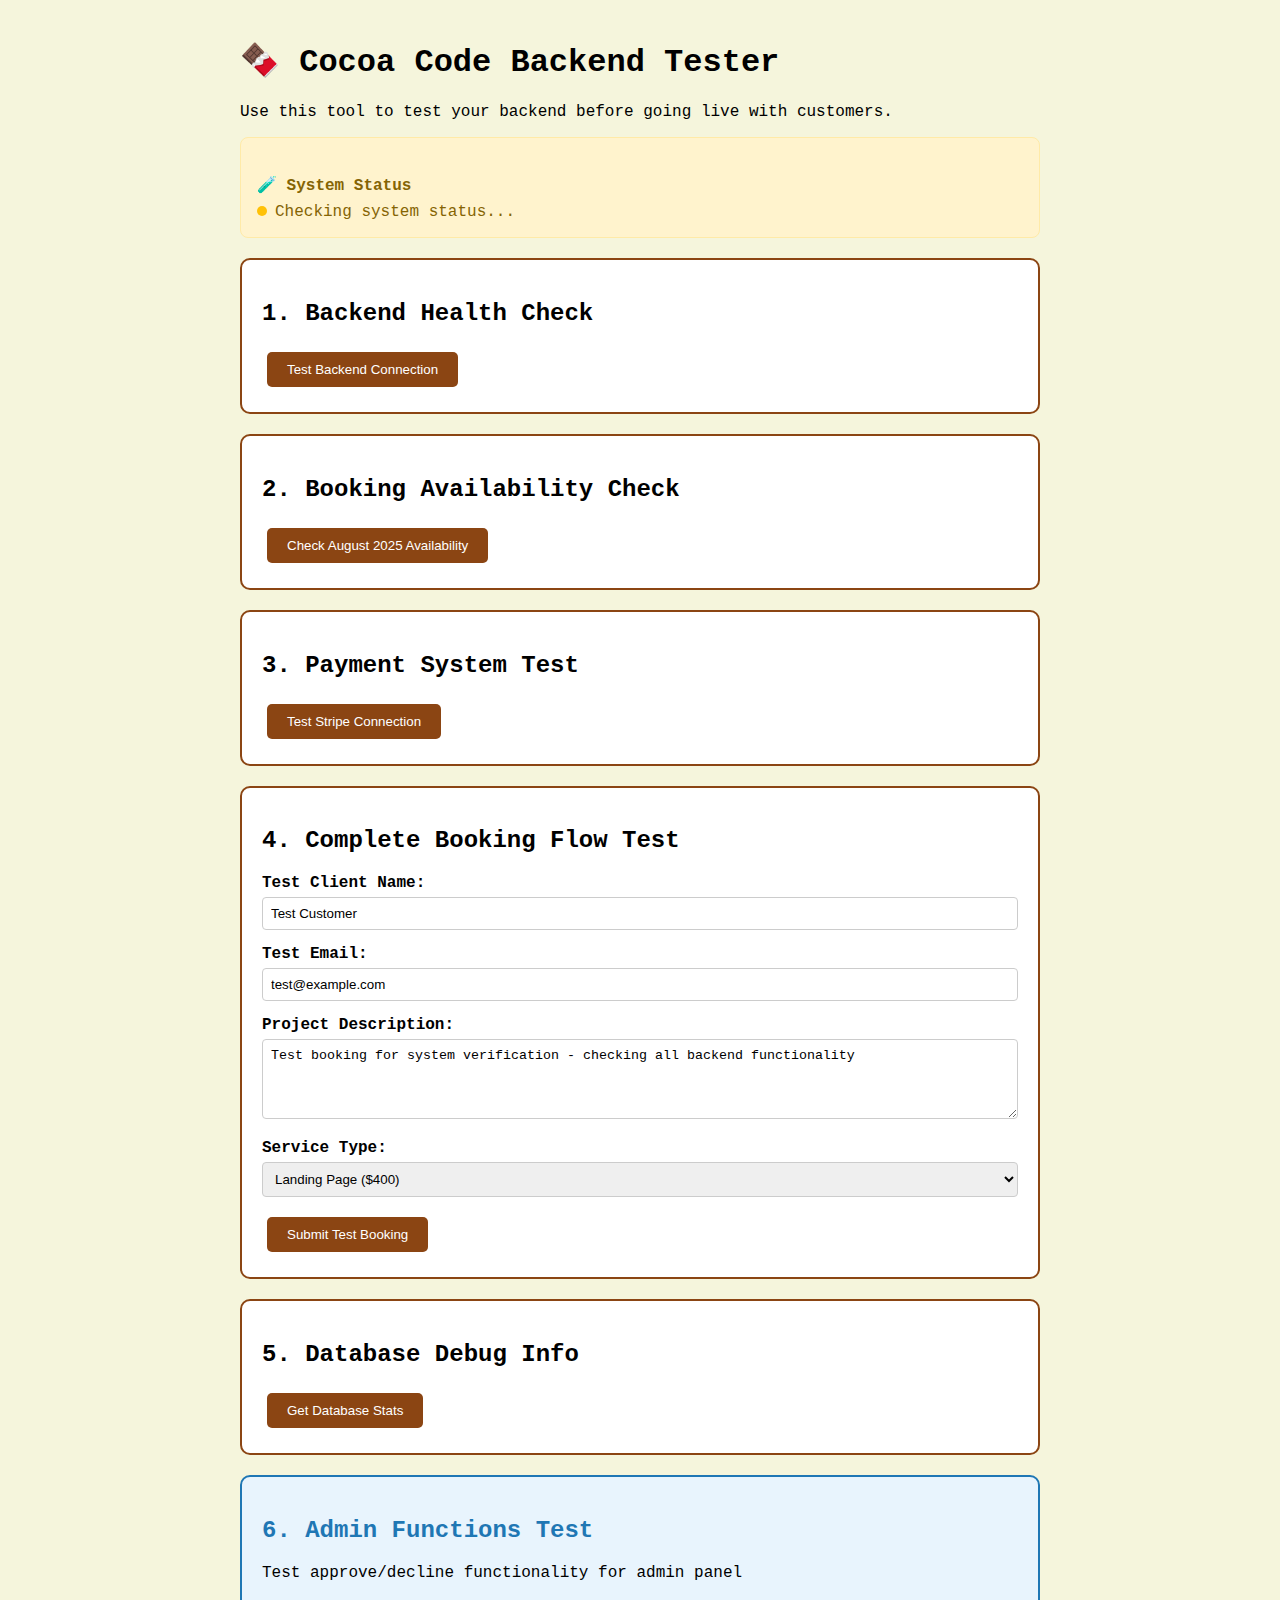
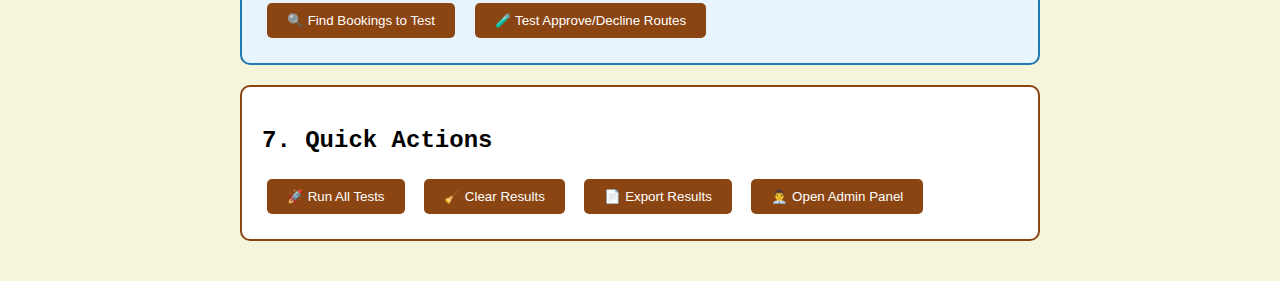
<file: test.html>
<!DOCTYPE html>
<html lang="en">
<head>
    <meta charset="UTF-8">
    <meta name="viewport" content="width=device-width, initial-scale=1.0">
    <title>Cocoa Code Backend Tester</title>
    <style>
        body {
            font-family: 'Courier New', monospace;
            max-width: 800px;
            margin: 0 auto;
            padding: 20px;
            background: #f5f5dc;
        }
        .test-section {
            background: white;
            border: 2px solid #8B4513;
            border-radius: 10px;
            padding: 20px;
            margin: 20px 0;
        }
        .test-result {
            margin: 10px 0;
            padding: 10px;
            border-radius: 5px;
            font-weight: bold;
        }
        .success { background: #d4edda; color: #155724; border: 1px solid #c3e6cb; }
        .error { background: #f8d7da; color: #721c24; border: 1px solid #f5c6cb; }
        .info { background: #d1ecf1; color: #0c5460; border: 1px solid #bee5eb; }
        .warning { background: #fff3cd; color: #856404; border: 1px solid #ffeaa7; }
        button {
            background: #8B4513;
            color: white;
            border: none;
            padding: 10px 20px;
            border-radius: 5px;
            cursor: pointer;
            margin: 5px;
        }
        button:hover { background: #654321; }
        button.btn-success { background: #28a745; }
        button.btn-danger { background: #dc3545; }
        button.btn-warning { background: #ffc107; color: black; }
        pre {
            background: #f8f9fa;
            border: 1px solid #dee2e6;
            border-radius: 5px;
            padding: 10px;
            overflow-x: auto;
            font-size: 12px;
        }
        .form-group {
            margin: 15px 0;
        }
        label {
            display: block;
            margin-bottom: 5px;
            font-weight: bold;
        }
        input, textarea, select {
            width: 100%;
            padding: 8px;
            border: 1px solid #ccc;
            border-radius: 4px;
            box-sizing: border-box;
        }
        textarea { height: 80px; }
        .status-indicator {
            display: inline-block;
            width: 10px;
            height: 10px;
            border-radius: 50%;
            margin-right: 8px;
        }
        .status-online { background: #28a745; }
        .status-offline { background: #dc3545; }
        .status-warning { background: #ffc107; }
        .admin-test {
            background: #e8f4fd;
            border: 2px solid #1f77b4;
            border-radius: 10px;
            padding: 20px;
            margin: 20px 0;
        }
        .admin-test h2 {
            color: #1f77b4;
        }
    </style>
</head>
<body>
    <h1>🍫 Cocoa Code Backend Tester</h1>
    <p>Use this tool to test your backend before going live with customers.</p>
    
    <div style="background: #fff3cd; border: 1px solid #ffeaa7; border-radius: 8px; padding: 1rem; margin: 1rem 0;">
        <h4 style="color: #856404; margin-bottom: 0.5rem;">🧪 System Status</h4>
        <p id="systemStatus" style="color: #856404; margin: 0;">
            <span class="status-indicator status-warning"></span>Checking system status...
        </p>
    </div>

    <!-- Health Check -->
    <div class="test-section">
        <h2>1. Backend Health Check</h2>
        <button onclick="testHealth()">Test Backend Connection</button>
        <div id="healthResult"></div>
    </div>

    <!-- Availability Check -->
    <div class="test-section">
        <h2>2. Booking Availability Check</h2>
        <button onclick="testAvailability()">Check August 2025 Availability</button>
        <div id="availabilityResult"></div>
    </div>

    <!-- Stripe Test -->
    <div class="test-section">
        <h2>3. Payment System Test</h2>
        <button onclick="testStripe()">Test Stripe Connection</button>
        <div id="stripeResult"></div>
    </div>

    <!-- Full Booking Test -->
    <div class="test-section">
        <h2>4. Complete Booking Flow Test</h2>
        <div class="form-group">
            <label>Test Client Name:</label>
            <input type="text" id="testName" value="Test Customer">
        </div>
        <div class="form-group">
            <label>Test Email:</label>
            <input type="email" id="testEmail" value="test@example.com">
        </div>
        <div class="form-group">
            <label>Project Description:</label>
            <textarea id="testSpecs">Test booking for system verification - checking all backend functionality</textarea>
        </div>
        <div class="form-group">
            <label>Service Type:</label>
            <select id="testService">
                <option value="landing">Landing Page ($400)</option>
                <option value="business">Business Website ($1500)</option>
                <option value="webapp">Web App ($2000)</option>
            </select>
        </div>
        <button onclick="testFullBooking()">Submit Test Booking</button>
        <div id="bookingResult"></div>
    </div>

    <!-- Database Check -->
    <div class="test-section">
        <h2>5. Database Debug Info</h2>
        <button onclick="getDebugInfo()">Get Database Stats</button>
        <div id="debugResult"></div>
    </div>

    <!-- ✅ NEW: Admin Functions Test -->
    <div class="admin-test">
        <h2>6. Admin Functions Test</h2>
        <p>Test approve/decline functionality for admin panel</p>
        <button onclick="testAdminFunctions()">🔍 Find Bookings to Test</button>
        <button onclick="testApproveDecline()">🧪 Test Approve/Decline Routes</button>
        <div id="adminResult"></div>
    </div>

    <!-- Quick Actions -->
    <div class="test-section">
        <h2>7. Quick Actions</h2>
        <button onclick="runAllTests()">🚀 Run All Tests</button>
        <button onclick="clearResults()">🧹 Clear Results</button>
        <button onclick="exportResults()">📄 Export Results</button>
        <button onclick="openAdminPanel()">👨‍💼 Open Admin Panel</button>
        <div id="quickActionsResult"></div>
    </div>

    <script>
        const API_BASE = 'https://cocoa-code-backend-production.up.railway.app/api';
        let testResults = {};
        let testBookings = [];

        function showResult(elementId, message, type = 'info') {
            const element = document.getElementById(elementId);
            if (element) {
                element.innerHTML = `<div class="test-result ${type}">${message}</div>`;
                testResults[elementId] = { message, type, timestamp: new Date().toISOString() };
            }
        }

        function updateSystemStatus(status, message) {
            const statusElement = document.getElementById('systemStatus');
            const indicators = {
                online: '<span class="status-indicator status-online"></span>System Online - Ready for customers!',
                warning: '<span class="status-indicator status-warning"></span>System has issues - Check failed tests',
                offline: '<span class="status-indicator status-offline"></span>System Offline - Fix required before going live'
            };
            statusElement.innerHTML = indicators[status] || message;
        }

        async function testHealth() {
            showResult('healthResult', '🔄 Testing backend connection...', 'info');
            
            try {
                const response = await fetch(`${API_BASE}/health`, {
                    method: 'GET',
                    headers: { 'Accept': 'application/json' },
                    mode: 'cors'
                });
                
                if (response.ok) {
                    const data = await response.json();
                    showResult('healthResult', 
                        `✅ Backend is ONLINE!<br>
                        Status: ${data.status}<br>
                        Environment: ${data.env}<br>
                        Timestamp: ${data.timestamp}<br>
                        <strong>✓ Ready to accept customers!</strong>`, 
                        'success'
                    );
                    return true;
                } else {
                    throw new Error(`HTTP ${response.status}: ${response.statusText}`);
                }
            } catch (error) {
                showResult('healthResult', 
                    `❌ Backend connection failed!<br>
                    Error: ${error.message}<br>
                    <strong>Action needed:</strong> Check Railway deployment<br>
                    <strong>❌ NOT ready for customers!</strong>`, 
                    'error'
                );
                return false;
            }
        }

        async function testAvailability() {
            showResult('availabilityResult', '🔄 Checking booking availability...', 'info');
            
            try {
                const response = await fetch(`${API_BASE}/bookings/availability/August%202025`, {
                    method: 'GET',
                    headers: { 'Accept': 'application/json' },
                    mode: 'cors'
                });
                
                if (response.ok) {
                    const data = await response.json();
                    showResult('availabilityResult', 
                        `✅ Availability system working!<br>
                        August 2025: ${data.available ? 'Available' : 'Full'}<br>
                        Current bookings: ${data.currentBookings}/${data.maxBookings}<br>
                        Unlimited: ${data.unlimited ? 'Yes' : 'No'}<br>
                        <strong>✓ Booking calendar functional!</strong>`, 
                        'success'
                    );
                    return true;
                } else {
                    throw new Error(`HTTP ${response.status}`);
                }
            } catch (error) {
                showResult('availabilityResult', 
                    `❌ Availability check failed: ${error.message}<br>
                    <strong>⚠️ Booking calendar may not work!</strong>`, 
                    'error'
                );
                return false;
            }
        }

        async function testStripe() {
            showResult('stripeResult', '🔄 Testing Stripe integration...', 'info');
            
            try {
                const response = await fetch(`${API_BASE}/payments/test-stripe`, {
                    method: 'GET',
                    headers: { 'Accept': 'application/json' },
                    mode: 'cors'
                });
                
                if (response.ok) {
                    const data = await response.json();
                    showResult('stripeResult', 
                        `✅ Stripe is configured!<br>
                        Has Stripe Key: ${data.hasStripeKey ? 'Yes' : 'No'}<br>
                        Environment: ${data.environment}<br>
                        Webhook configured: ${data.hasStripeWebhook ? 'Yes' : 'No'}<br>
                        <strong>✓ Payment processing ready!</strong>`, 
                        'success'
                    );
                    return true;
                } else {
                    const errorData = await response.json();
                    throw new Error(errorData.error || `HTTP ${response.status}`);
                }
            } catch (error) {
                showResult('stripeResult', 
                    `❌ Stripe test failed: ${error.message}<br>
                    <strong>Check:</strong> STRIPE_SECRET_KEY environment variable<br>
                    <strong>❌ Payment processing NOT working!</strong>`, 
                    'error'
                );
                return false;
            }
        }

        async function testFullBooking() {
            showResult('bookingResult', '🔄 Submitting test booking...', 'info');
            
            const bookingData = {
                clientName: document.getElementById('testName').value,
                clientEmail: document.getElementById('testEmail').value,
                projectSpecs: document.getElementById('testSpecs').value,
                bookingMonth: 'August 2025',
                projectType: document.getElementById('testService').value,
                basePrice: getServicePrice(document.getElementById('testService').value),
                totalPrice: getServicePrice(document.getElementById('testService').value),
                primaryColor: '#8B4513',
                secondaryColor: '#D2B48C',
                accentColor: '#CD853F'
            };
            
            try {
                const response = await fetch(`${API_BASE}/bookings`, {
                    method: 'POST',
                    headers: {
                        'Content-Type': 'application/json',
                        'Accept': 'application/json'
                    },
                    mode: 'cors',
                    body: JSON.stringify(bookingData)
                });
                
                if (response.ok) {
                    const data = await response.json();
                    showResult('bookingResult', 
                        `✅ Test booking successful!<br>
                        Project ID: ${data.projectId}<br>
                        Client ID: ${data.clientId}<br>
                        Database Saved: ${data.databaseSaved ? 'Yes' : 'No'}<br>
                        <strong>✓ Database is working!</strong><br>
                        <strong>✓ Customer bookings will work!</strong>`, 
                        'success'
                    );
                    return true;
                } else {
                    const errorData = await response.json();
                    throw new Error(errorData.error || `HTTP ${response.status}`);
                }
            } catch (error) {
                showResult('bookingResult', 
                    `❌ Booking failed: ${error.message}<br>
                    <strong>❌ Customer bookings will NOT work!</strong>`, 
                    'error'
                );
                return false;
            }
        }

        async function getDebugInfo() {
            showResult('debugResult', '🔄 Getting database information...', 'info');
            
            try {
                const response = await fetch(`${API_BASE}/bookings/debug`, {
                    method: 'GET',
                    headers: { 'Accept': 'application/json' },
                    mode: 'cors'
                });
                
                if (response.ok) {
                    const data = await response.json();
                    
                    // ✅ SAFETY CHECK - Fixed allProjects issue
                    const projects = data?.allProjects || [];
                    const recentProjects = projects.slice(0, 3);
                    
                    showResult('debugResult', 
                        `✅ Database information:<br>
                        Total projects: ${data.totalProjects || 0}<br>
                        Models Available: ${data.modelsAvailable ? 'Yes' : 'No'}<br>
                        Bookings by month: <pre>${JSON.stringify(data.bookingsByMonth || {}, null, 2)}</pre>
                        Recent projects (${recentProjects.length}): <pre>${JSON.stringify(recentProjects, null, 2)}</pre>`, 
                        'success'
                    );
                    
                    // Store for admin testing
                    testBookings = projects;
                    return true;
                } else {
                    throw new Error(`HTTP ${response.status}`);
                }
            } catch (error) {
                showResult('debugResult', 
                    `❌ Debug info failed: ${error.message}`, 
                    'error'
                );
                return false;
            }
        }

        // ✅ NEW: Test admin functions
        async function testAdminFunctions() {
            showResult('adminResult', '🔍 Finding bookings to test admin functions...', 'info');
            
            try {
                const response = await fetch(`${API_BASE}/bookings/debug`);
                const data = await response.json();
                
                const bookings = data?.allProjects || [];
                
                if (bookings.length === 0) {
                    showResult('adminResult', 
                        `⚠️ No bookings found for testing!<br>
                        <strong>Action:</strong> Create a test booking first.<br>
                        <button onclick="testFullBooking()">Create Test Booking</button>`, 
                        'warning'
                    );
                    return false;
                }
                
                showResult('adminResult', 
                    `✅ Found ${bookings.length} bookings for testing:<br>
                    <strong>Latest booking:</strong> ID ${bookings[0].id} (${bookings[0].status})<br>
                    Client: ${bookings[0].client?.name || 'Unknown'}<br>
                    <strong>Ready to test approve/decline functions!</strong>`, 
                    'success'
                );
                
                testBookings = bookings;
                return true;
                
            } catch (error) {
                showResult('adminResult', 
                    `❌ Admin function test failed: ${error.message}`, 
                    'error'
                );
                return false;
            }
        }

        async function testApproveDecline() {
            if (testBookings.length === 0) {
                showResult('adminResult', 
                    `⚠️ No bookings available for testing. Run "Find Bookings" first.`, 
                    'warning'
                );
                return;
            }
            
            const testBooking = testBookings[0];
            showResult('adminResult', '🔄 Testing approve/decline routes...', 'info');
            
            try {
                // Test approve route
                const approveResponse = await fetch(`${API_BASE}/bookings/${testBooking.id}/approve`, {
                    method: 'POST',
                    headers: { 'Content-Type': 'application/json' }
                });
                
                let approveResult = '';
                if (approveResponse.ok) {
                    const approveData = await approveResponse.json();
                    approveResult = `✅ Approve route working: ${approveData.message}`;
                } else {
                    const approveError = await approveResponse.json();
                    approveResult = `❌ Approve failed: ${approveError.error}`;
                }
                
                // Wait a bit
                await new Promise(resolve => setTimeout(resolve, 1000));
                
                // Test decline route
                const declineResponse = await fetch(`${API_BASE}/bookings/${testBooking.id}/decline`, {
                    method: 'POST',
                    headers: { 'Content-Type': 'application/json' }
                });
                
                let declineResult = '';
                if (declineResponse.ok) {
                    const declineData = await declineResponse.json();
                    declineResult = `✅ Decline route working: ${declineData.message}`;
                } else {
                    const declineError = await declineResponse.json();
                    declineResult = `❌ Decline failed: ${declineError.error}`;
                }
                
                showResult('adminResult', 
                    `📋 Admin Route Test Results:<br>
                    Test Booking ID: ${testBooking.id}<br>
                    ${approveResult}<br>
                    ${declineResult}<br>
                    <strong>✓ Admin functions tested!</strong>`, 
                    approveResponse.ok && declineResponse.ok ? 'success' : 'warning'
                );
                
                return approveResponse.ok && declineResponse.ok;
                
            } catch (error) {
                showResult('adminResult', 
                    `❌ Admin route testing failed: ${error.message}`, 
                    'error'
                );
                return false;
            }
        }

        async function runAllTests() {
            showResult('quickActionsResult', '🚀 Running comprehensive system test...', 'info');
            
            const tests = [
                { name: 'Backend Health', func: testHealth },
                { name: 'Booking Availability', func: testAvailability },
                { name: 'Stripe Integration', func: testStripe },
                { name: 'Full Booking Flow', func: testFullBooking },
                { name: 'Database Debug', func: getDebugInfo },
                { name: 'Admin Functions', func: testAdminFunctions },
                { name: 'Approve/Decline Routes', func: testApproveDecline }
            ];

            let passedTests = 0;
            const totalTests = tests.length;

            for (const test of tests) {
                console.log(`Running ${test.name}...`);
                const result = await test.func();
                if (result) passedTests++;
                
                // Brief pause between tests
                await new Promise(resolve => setTimeout(resolve, 1000));
            }

            const successRate = (passedTests / totalTests) * 100;
            let status, message;

            if (successRate === 100) {
                status = 'online';
                message = `🎉 ALL TESTS PASSED! (${passedTests}/${totalTests})<br><strong>✅ YOUR SITE IS READY FOR CUSTOMERS!</strong><br><strong>✅ ADMIN PANEL IS FUNCTIONAL!</strong>`;
                updateSystemStatus('online');
            } else if (successRate >= 70) {
                status = 'warning';
                message = `⚠️ Some tests failed (${passedTests}/${totalTests} passed)<br><strong>Fix failed tests before going live</strong>`;
                updateSystemStatus('warning');
            } else {
                status = 'offline';
                message = `❌ Critical failures (${passedTests}/${totalTests} passed)<br><strong>System NOT ready for customers</strong>`;
                updateSystemStatus('offline');
            }

            showResult('quickActionsResult', message, successRate === 100 ? 'success' : 'error');
        }

        function clearResults() {
            const resultElements = ['healthResult', 'availabilityResult', 'stripeResult', 'bookingResult', 'debugResult', 'adminResult', 'quickActionsResult'];
            resultElements.forEach(id => {
                const element = document.getElementById(id);
                if (element) element.innerHTML = '';
            });
            testResults = {};
            testBookings = [];
            updateSystemStatus('warning', '<span class="status-indicator status-warning"></span>Ready to test...');
            showResult('quickActionsResult', '🧹 Results cleared. Run tests again.', 'info');
        }

        function exportResults() {
            const report = {
                timestamp: new Date().toISOString(),
                website: 'Cocoa Code',
                results: testResults,
                summary: {
                    totalTests: Object.keys(testResults).length,
                    passedTests: Object.values(testResults).filter(r => r.type === 'success').length
                },
                bookingsFound: testBookings.length
            };

            const blob = new Blob([JSON.stringify(report, null, 2)], { type: 'application/json' });
            const url = URL.createObjectURL(blob);
            const a = document.createElement('a');
            a.href = url;
            a.download = `cocoa-code-test-results-${new Date().toISOString().split('T')[0]}.json`;
            document.body.appendChild(a);
            a.click();
            document.body.removeChild(a);
            URL.revokeObjectURL(url);

            showResult('quickActionsResult', '📄 Test results exported successfully!', 'success');
        }

        function openAdminPanel() {
            window.open('/admin.html', '_blank');
            showResult('quickActionsResult', '👨‍💼 Admin panel opened in new tab', 'info');
        }

        function getServicePrice(serviceType) {
            const prices = {
                'landing': 400,
                'business': 1500,
                'blog': 1000,
                'webapp': 2000,
                'custom': 2000
            };
            return prices[serviceType] || 0;
        }

        // Auto-run health check on page load
        window.onload = function() {
            console.log('🍫 Cocoa Code Backend Tester loaded');
            setTimeout(() => {
                testHealth().then(success => {
                    if (success) {
                        updateSystemStatus('online');
                    } else {
                        updateSystemStatus('offline');
                    }
                });
            }, 1000);
        };
    </script>
</body>
</html>
</file>
<file: style.css>
* {
    margin: 0;
    padding: 0;
    box-sizing: border-box;
}

:root {
    --cream: #F5F5DC;
    --light-brown: #D2B48C;
    --medium-brown: #8B4513;
    --dark-brown: #654321;
    --black: #1a1a1a;
    --accent: #CD853F;
}

body {
    font-family: 'Courier Prime', monospace;
    background: linear-gradient(135deg, var(--cream) 0%, var(--light-brown) 100%);
    color: var(--black);
    line-height: 1.6;
    overflow-x: hidden;
}

.typewriter-header {
    font-family: 'Special Elite', cursive;
    font-size: 3.5rem;
    text-align: center;
    margin: 2rem 0;
    color: var(--dark-brown);
    text-shadow: 2px 2px 4px rgba(0,0,0,0.3);
    animation: typewriter 3s steps(20, end), blink 0.75s step-end infinite;
}

@keyframes typewriter {
    from { width: 0; }
    to { width: 100%; }
}

@keyframes blink {
    from, to { border-color: transparent; }
    50% { border-color: var(--dark-brown); }
}

.nav-menu {
    list-style: none;
    margin: 0;
    padding: 0;
    display: flex;
    justify-content: center;
    gap: 2rem;
}

.nav-menu a {
    font-weight: 500;
    padding: 0.5rem 1rem;
    border-radius: 4px;
    transition: background-color var(--transition);
    font-size: 1.2rem;
    color: var(--dark-brown);
    text-decoration: none;
}

.nav-menu a:hover {
    background-color: rgba(123, 86, 77, 0.1);
}


.container {
    max-width: 1200px;
    margin: 0 auto;
    padding: 0 2rem;
}

.hero {
    text-align: center;
    padding: 4rem 0;
    background: url("data:image/svg+xml,%3Csvg xmlns='http://www.w3.org/2000/svg' viewBox='0 0 100 100'%3E%3Cpath d='M10 10h80v80H10z' fill='none' stroke='%23654321' stroke-width='0.5' opacity='0.1'/%3E%3C/svg%3E") repeat;
}

.paper-card {
    background: var(--cream);
    border: 2px solid var(--dark-brown);
    border-radius: 15px;
    padding: 2rem;
    margin: 2rem 0;
    box-shadow: 5px 5px 15px rgba(0,0,0,0.2);
    position: relative;
    overflow: hidden;
}

.paper-card::before {
    content: '';
    position: absolute;
    top: 0;
    left: 30px;
    width: 2px;
    height: 100%;
    background: var(--accent);
    opacity: 0.3;
}

.coffee-stain {
    position: absolute;
    top: 20px;
    right: 20px;
    width: 60px;
    height: 60px;
    background: radial-gradient(circle, var(--medium-brown) 0%, transparent 70%);
    border-radius: 50%;
    opacity: 0.1;
}

.section-title {
    font-family: 'Special Elite', cursive;
    font-size: 2.5rem;
    color: var(--dark-brown);
    margin-bottom: 1.5rem;
    text-decoration: underline;
    text-decoration-color: var(--accent);
}

.portfolio-grid {
    display: grid;
    grid-template-columns: repeat(auto-fit, minmax(300px, 1fr));
    gap: 2rem;
    margin: 2rem 0;
}

.portfolio-item {
    background: var(--brown);
    border: 2px solid var(--dark-brown);
    border-radius: 10px;
    padding: 1.5rem;
    transition: transform 0.3s ease, box-shadow 0.3s ease;
    cursor: pointer;
}

.portfolio-item1 {
    background: #e6a3de;
    
    border-radius: 10px;
    padding: 1.5rem;
    transition: transform 0.3s ease, box-shadow 0.3s ease;
    cursor: pointer;
}

.portfolio-item2 {
    background: #C2E5F8;
    
    border-radius: 10px;
    padding: 1.5rem;
    transition: transform 0.3s ease, box-shadow 0.3s ease;
    cursor: pointer;
}


.portfolio-item:hover {
    transform: translateY(-x5px);
    box-shadow: 0 10px 25px rgba(0,0,0,0.3);
}

.portfolio-item h3 {
    font-family: 'Special Elite', cursive;
    color: var(--dark-brown);
    margin-bottom: 0.5rem;
}

.service-selector {
    display: grid;
    grid-template-columns: repeat(auto-fit, minmax(250px, 1fr));
    gap: 1.5rem;
    margin: 2rem 0;
}

.service-card {
    background: var(--cream);
    border: 2px solid var(--medium-brown);
    border-radius: 10px;
    padding: 1.5rem;
    text-align: center;
    transition: all 0.3s ease;
    cursor: pointer;
    position: relative;
}

.service-card:hover {
    background: var(--light-brown);
    transform: scale(1.05);
}

.service-card.selected {
    background: var(--accent);
    color: white;
    border-color: var(--dark-brown);
}

.price-tag {
    position: absolute;
    top: -10px;
    right: 10px;
    background: var(--dark-brown);
    color: var(--cream);
    padding: 0.25rem 0.75rem;
    border-radius: 15px;
    font-weight: bold;
    font-size: 0.9rem;
}

.booking-form {
    background: var(--cream);
    border: 3px solid var(--dark-brown);
    border-radius: 15px;
    padding: 2rem;
    margin: 2rem 0;
}

.form-group {
    margin-bottom: 1.5rem;
}

.form-group label {
    display: block;
    margin-bottom: 0.5rem;
    font-weight: bold;
    color: var(--dark-brown);
}

.form-group input,
.form-group select,
.form-group textarea {
    width: 100%;
    padding: 0.75rem;
    border: 2px solid var(--medium-brown);
    border-radius: 8px;
    font-family: 'Courier Prime', monospace;
    background: var(--cream);
    color: var(--black);
}

.form-group textarea {
    height: 120px;
    resize: vertical;
}

.subscription-options {
    display: grid;
    grid-template-columns: repeat(auto-fit, minmax(200px, 1fr));
    gap: 1rem;
    margin: 1rem 0;
}

.subscription-card {
    background: var(--light-brown);
    border: 2px solid var(--dark-brown);
    border-radius: 10px;
    padding: 1rem;
    text-align: center;
    cursor: pointer;
    transition: all 0.3s ease;
}

.subscription-card:hover {
    background: var(--medium-brown);
    color: white;
}

.subscription-card.selected {
    background: var(--dark-brown);
    color: var(--cream);
}

.extra-services {
    display: grid;
    grid-template-columns: repeat(auto-fit, minmax(200px, 1fr));
    gap: 1rem;
    margin: 1rem 0;
}

.extra-service {
    background: var(--light-brown);
    border: 2px solid var(--medium-brown);
    border-radius: 8px;
    padding: 1rem;
    cursor: pointer;
    transition: all 0.3s ease;
    position: relative;
}

.extra-service:hover {
    background: var(--medium-brown);
    color: white;
}

.extra-service.selected {
    background: var(--accent);
    color: white;
    border-color: var(--dark-brown);
}

.total-calculator {
    background: var(--dark-brown);
    color: var(--cream);
    padding: 2rem;
    border-radius: 15px;
    margin: 2rem 0;
    text-align: center;
}

.total-amount {
    font-size: 2.5rem;
    font-weight: bold;
    margin: 1rem 0;
}

.btn {
    background: var(--dark-brown);
    color: var(--cream);
    border: none;
    padding: 1rem 2rem;
    font-size: 1.1rem;
    font-family: 'Courier Prime', monospace;
    border-radius: 8px;
    cursor: pointer;
    transition: all 0.3s ease;
    margin: 0.5rem;
}

.btn:hover {
    background: var(--accent);
    transform: translateY(-2px);
}

.btn-primary {
    background: var(--accent);
    font-size: 1.3rem;
    padding: 1.2rem 3rem;
}

.floating-cocoa {
    position: fixed;
    bottom: 20px;
    right: 20px;
    width: 60px;
    height: 60px;
    background: var(--dark-brown);
    border-radius: 50%;
    display: flex;
    align-items: center;
    justify-content: center;
    font-size: 1.5rem;
    color: var(--cream);
    box-shadow: 0 5px 15px rgba(0,0,0,0.3);
    animation: float 3s ease-in-out infinite;
}

@keyframes float {
    0%, 100% { transform: translateY(0px); }
    50% { transform: translateY(-10px); }
}

.modal {
    display: none;
    position: fixed;
    top: 0;
    left: 0;
    width: 100%;
    height: 100%;
    background: rgba(0,0,0,0.8);
    z-index: 1000;
}

.modal-content {
    background: var(--cream);
    border: 3px solid var(--dark-brown);
    border-radius: 15px;
    padding: 2rem;
    max-width: 500px;
    margin: 10% auto;
    text-align: center;
}

.close {
    float: right;
    font-size: 2rem;
    cursor: pointer;
    color: var(--dark-brown);
}

.color-picker-container {
    display: grid;
    grid-template-columns: repeat(3, 1fr);
    gap: 1rem;
    margin: 1rem 0;
}

.color-input-group {
    text-align: center;
}

.color-input-group label {
    display: block;
    margin-bottom: 0.5rem;
    font-weight: bold;
    color: var(--dark-brown);
}

.color-preview {
    width: 100%;
    height: 60px;
    border: 2px solid var(--dark-brown);
    border-radius: 8px;
    margin-bottom: 0.5rem;
    cursor: pointer;
    transition: transform 0.2s ease;
}

.color-preview:hover {
    transform: scale(1.05);
}

.color-input {
    width: 100%;
    height: 40px;
    border: 2px solid var(--medium-brown);
    border-radius: 8px;
    cursor: pointer;
    background: transparent;
}

.payment-options {
    display: grid;
    grid-template-columns: repeat(auto-fit, minmax(150px, 1fr));
    gap: 1rem;
    margin: 1.5rem 0;
}
    .color-picker-container {
        grid-template-columns: 1fr;
    }
    
    @media (max-width: 768px) { .typewriter-header {
        font-size: 2.5rem;
    }
    }
    
    .container {
        padding: 0 1rem;
    }
    
    .portfolio-grid {
        grid-template-columns: 1fr;
    }
    
    .service-selector {
        grid-template-columns: 1fr;
    }
</file>
